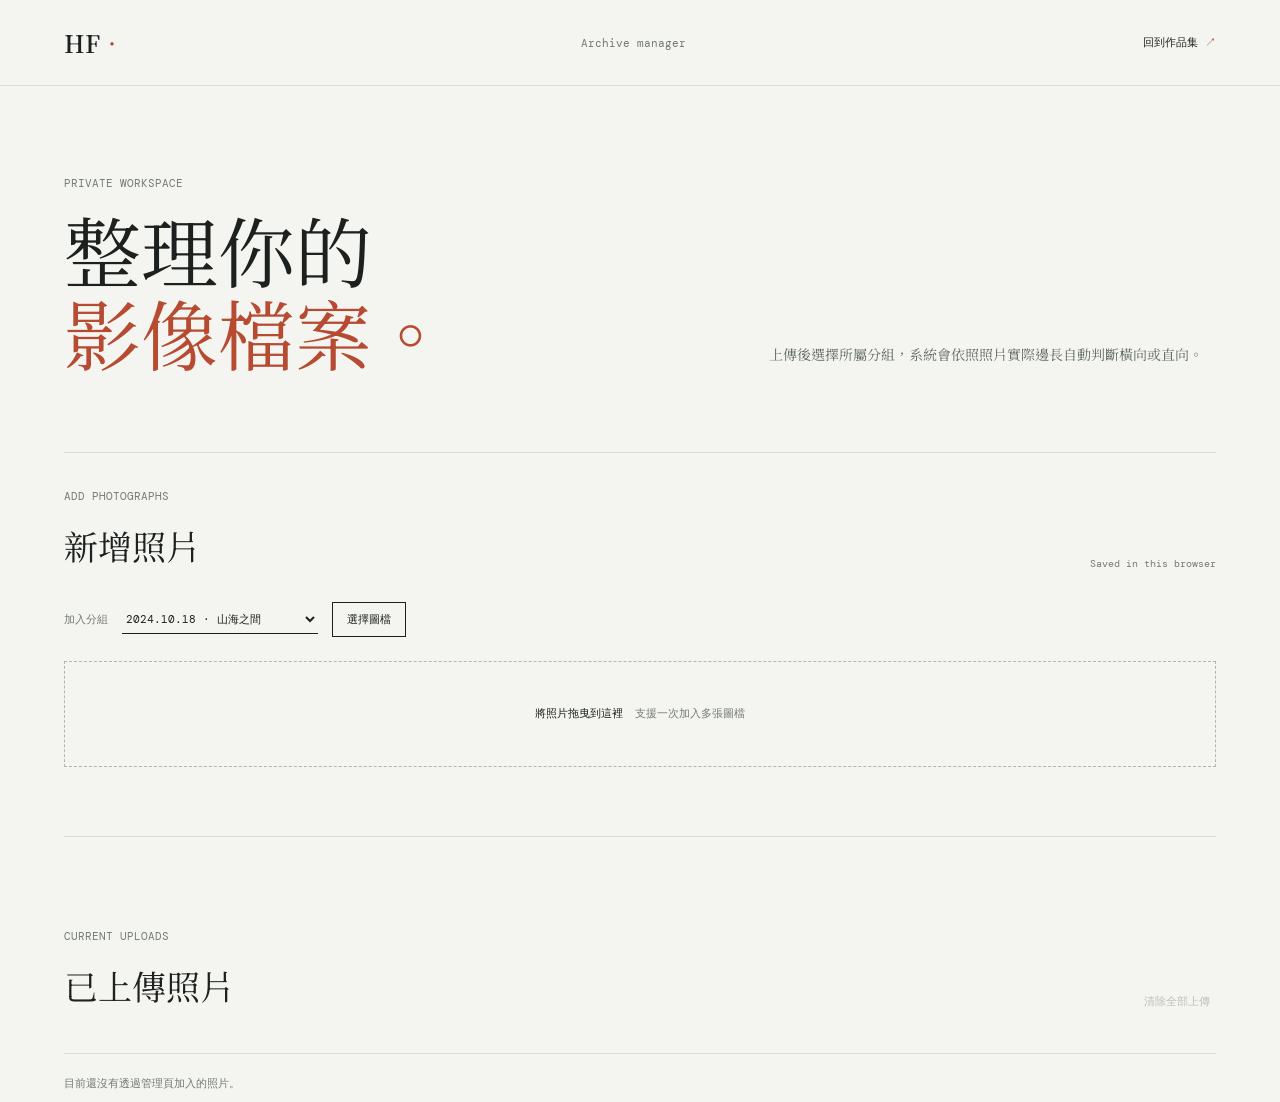
<file: backend.html>
<!doctype html>
<html lang="zh-Hant">
<head>
  <meta charset="UTF-8" />
  <meta name="viewport" content="width=device-width, initial-scale=1.0" />
  <meta name="robots" content="noindex, nofollow" />
  <title>HO FAN — Archive manager</title>
  <link rel="preconnect" href="https://fonts.googleapis.com" />
  <link rel="preconnect" href="https://fonts.gstatic.com" crossorigin />
  <link href="https://fonts.googleapis.com/css2?family=DM+Mono:wght@400;500&family=Manrope:wght@400;500;600;700&family=Noto+Serif+TC:wght@400;500;600&display=swap" rel="stylesheet" />
  <link rel="stylesheet" href="styles.css" />
</head>
<body class="backend-page">
  <header class="site-header">
    <a class="brand" href="index.html" aria-label="回到公開作品集">HF<span>．</span></a>
    <p class="backend-label">Archive manager</p>
    <a class="header-contact" href="index.html">回到作品集 <span>↗</span></a>
  </header>

  <main class="backend-main">
    <section class="backend-intro">
      <div>
        <p class="eyebrow">Private workspace</p>
        <h1>整理你的<br /><em>影像檔案。</em></h1>
      </div>
      <p class="intro-copy">上傳後選擇所屬分組，系統會依照照片實際邊長自動判斷橫向或直向。</p>
    </section>

    <section class="manager-panel" aria-labelledby="upload-title">
      <div class="manager-panel-heading">
        <div><p class="eyebrow">Add photographs</p><h2 id="upload-title">新增照片</h2></div>
        <span class="storage-note">Saved in this browser</span>
      </div>
      <div class="manager-controls">
        <label for="upload-group">加入分組</label>
        <select id="upload-group">
          <option value="2024">2024.10.18 · 山海之間</option>
          <option value="2023">2023.06.03 · 夏日肖像日</option>
          <option value="2022">2022.08.21 · 城市夜行</option>
          <option value="2021">2021.11.27 · 台北散步節</option>
          <option value="2020">2020.03.14 · 春日田野</option>
        </select>
        <label class="manager-button" for="photo-input">選擇圖檔</label>
        <input id="photo-input" type="file" accept="image/*" multiple hidden />
      </div>
      <div id="drop-zone" class="manager-drop-zone" tabindex="0" role="button" aria-controls="photo-input">
        <strong>將照片拖曳到這裡</strong><span>支援一次加入多張圖檔</span>
      </div>
      <p id="upload-status" class="manager-status" aria-live="polite"></p>
    </section>

    <section class="manager-library" aria-labelledby="library-title">
      <div class="manager-library-heading">
        <div><p class="eyebrow">Current uploads</p><h2 id="library-title">已上傳照片</h2></div>
        <button id="clear-uploads" class="clear-button" type="button">清除全部上傳</button>
      </div>
      <div id="upload-library" class="upload-library"></div>
      <p id="empty-library" class="empty-library">目前還沒有透過管理頁加入的照片。</p>
    </section>
  </main>

  <script src="backend.js"></script>
</body>
</html>
</file>
<file: styles.css>
:root{--ink:#1c211f;--muted:#737a75;--line:#d7dcd7;--paper:#f4f5f0;--accent:#b64b32}*{box-sizing:border-box}html{scroll-behavior:smooth}body{margin:0;background:var(--paper);color:var(--ink);font-family:Manrope,"Noto Sans TC",sans-serif;font-size:15px}a{color:inherit;text-decoration:none}.site-header{height:86px;border-bottom:1px solid var(--line);display:flex;align-items:center;justify-content:space-between;padding:0 5vw;position:sticky;top:0;background:rgba(244,245,240,.94);backdrop-filter:blur(12px);z-index:5}.brand{font:600 24px/1 "Noto Serif TC",serif}.brand span{color:var(--accent)}.main-nav{display:flex;gap:36px;margin-left:10%}.nav-link{font:500 12px "DM Mono",monospace;color:var(--muted)}.nav-link span{font-size:10px;margin-left:6px;color:#a3aaa5}.nav-link.active,.nav-link:hover{color:var(--ink)}.nav-link.active:before{content:"";display:inline-block;width:5px;height:5px;border-radius:50%;background:var(--accent);margin:0 8px 2px 0}.header-contact{font:500 11px "DM Mono",monospace}.header-contact span,.contact-list a{color:var(--accent)}.page{max-width:1400px;margin:auto;padding:90px 5vw 0}.work-intro{display:flex;justify-content:space-between;align-items:end;margin-bottom:76px}.eyebrow{font:11px "DM Mono",monospace;text-transform:uppercase;color:var(--muted);margin:0 0 18px}.work-intro h1,.about-heading h1{font:400 clamp(44px,6vw,82px)/1.08 "Noto Serif TC",serif;margin:0}.work-intro em,.about-heading em{font-style:normal;color:var(--accent)}.intro-copy{font:14px/1.8 "Noto Serif TC",serif;color:#636a65;margin:0 1vw 7px 0}.feature-grid{display:grid;grid-template-columns:1.6fr 1fr;gap:24px}.feature-card,.archive-card{display:block}.image-wrap{overflow:hidden;background:#ddd}.feature-main .image-wrap{aspect-ratio:1.5}.feature-side{margin-top:100px}.feature-side .image-wrap{aspect-ratio:.83}.feature-card img,.archive-card img,.portrait-frame img{width:100%;height:100%;object-fit:cover;display:block;filter:saturate(.78);transition:transform .65s,filter .4s}.feature-card:hover img,.archive-card:hover img{transform:scale(1.035);filter:saturate(1)}.card-meta,.archive-card span{display:flex;justify-content:space-between;font:10px "DM Mono",monospace;color:var(--muted);padding-top:12px}.archive-heading{border-top:1px solid var(--line);margin-top:130px;padding:42px 0 36px;display:flex;justify-content:space-between;align-items:end}.archive-heading h2,.experience h2{font:400 34px "Noto Serif TC",serif;margin:0}.filters{display:flex;gap:23px}.filter{border:0;background:none;color:#929a94;font:11px "DM Mono",monospace;padding:0;cursor:pointer}.filter.active,.filter:hover{color:var(--accent)}.archive-groups{display:flex;flex-direction:column;gap:82px}.group-label{display:flex;align-items:baseline;gap:18px;border-bottom:1px solid var(--line);padding-bottom:15px;margin-bottom:22px}.group-label strong{font:400 23px "Noto Serif TC",serif}.group-label span{font:10px "DM Mono",monospace;color:var(--muted)}.archive-row{display:flex;gap:20px;overflow-x:auto;overscroll-behavior-x:contain;scroll-snap-type:x proximity;padding:0 0 18px;cursor:grab;scrollbar-width:thin;scrollbar-color:#b8bfba transparent}.archive-row:active{cursor:grabbing}.archive-row::-webkit-scrollbar{height:3px}.archive-row::-webkit-scrollbar-thumb{background:#b8bfba}.archive-card{flex:0 0 min(32vw,385px);scroll-snap-align:start}.archive-card img{aspect-ratio:1.25}.site-footer{border-top:1px solid var(--line);margin-top:120px;padding:24px 0 32px;display:flex;justify-content:space-between;font:10px "DM Mono",monospace;color:var(--muted)}.site-footer a{color:var(--accent)}[hidden]{display:none!important}.about-page{padding-top:100px}.about-hero{display:grid;grid-template-columns:minmax(280px,480px) 1fr;gap:clamp(40px,11vw,170px);align-items:end}.portrait-frame{aspect-ratio:.78;overflow:hidden}.portrait-frame img{filter:grayscale(.15)}.about-heading{padding-bottom:24px}.about-details{display:grid;grid-template-columns:1.5fr 1fr;gap:20%;padding:110px 0 130px;max-width:950px;margin-left:34%}.about-statement{font:19px/1.85 "Noto Serif TC",serif}.about-statement p{margin:0 0 22px}.contact-list{display:flex;flex-direction:column;align-items:flex-start;gap:11px;font:11px "DM Mono",monospace}.experience{border-top:1px solid var(--line);padding:42px 0 0;display:grid;grid-template-columns:1fr 2fr;gap:50px}.timeline>div{border-bottom:1px solid var(--line);padding:0 0 22px;margin-bottom:22px;display:grid;grid-template-columns:1fr 1.35fr 1fr;gap:20px;align-items:baseline;font:11px "DM Mono",monospace}.timeline span,.timeline p{color:var(--muted)}.timeline p{margin:0}.timeline strong{font-weight:500}@media(max-width:700px){.site-header{height:70px;padding:0 6vw}.main-nav{gap:17px;margin-left:0}.header-contact{font-size:0}.header-contact span{font-size:16px}.page{padding:65px 6vw 0}.work-intro{display:block;margin-bottom:50px}.intro-copy{margin-top:28px}.feature-grid{display:block}.feature-side{margin-top:55px}.archive-heading{margin-top:90px;display:block}.filters{margin-top:28px;gap:18px}.archive-groups{gap:62px}.group-label{justify-content:space-between}.group-label span{font-size:9px}.archive-card{flex-basis:78vw}.site-footer{gap:12px;flex-wrap:wrap;margin-top:70px}.site-footer span:nth-child(2){display:none}.about-page{padding-top:65px}.about-hero{display:flex;flex-direction:column-reverse;align-items:stretch;gap:40px}.portrait-frame{width:75%;margin-left:auto}.about-details{display:block;padding:70px 0 80px;margin:0}.contact-list{margin-top:55px}.experience{display:block}.experience-title{margin-bottom:45px}.timeline>div{grid-template-columns:1fr 1.3fr}.timeline p{grid-column:2}.about-heading h1{font-size:58px}}
/* Keep archive photos at their natural 2:3 or 3:2 proportions. */
.archive-row{display:grid;grid-template-columns:repeat(4,minmax(0,1fr));gap:34px 20px;align-items:start;overflow:visible;padding-bottom:0;cursor:default}
.archive-card{min-width:0;flex:none}
.archive-card img{height:auto;aspect-ratio:auto;object-fit:contain;background:#e4e7e2}
@media(max-width:900px){.archive-row{grid-template-columns:repeat(3,minmax(0,1fr))}}
@media(max-width:700px){.archive-row{grid-template-columns:repeat(2,minmax(0,1fr));gap:28px 12px}}

.backend-page{min-height:100vh}.backend-label{font:11px "DM Mono",monospace;color:var(--muted);margin:0}.backend-main{max-width:1400px;margin:auto;padding:90px 5vw 0}.backend-intro{display:flex;justify-content:space-between;align-items:end;margin-bottom:78px}.backend-intro h1{font:400 clamp(44px,6vw,82px)/1.08 "Noto Serif TC",serif;margin:0}.backend-intro em{font-style:normal;color:var(--accent)}.manager-panel{border-top:1px solid var(--line);border-bottom:1px solid var(--line);padding:36px 0 40px}.manager-panel-heading,.manager-library-heading{display:flex;justify-content:space-between;align-items:end}.manager-panel h2,.manager-library h2{font:400 34px "Noto Serif TC",serif;margin:0}.storage-note{font:10px "DM Mono",monospace;color:var(--muted)}.manager-controls{display:flex;align-items:center;gap:14px;margin-top:32px;font:11px "DM Mono",monospace}.manager-controls label:first-child{color:var(--muted)}.manager-controls select{border:0;border-bottom:1px solid var(--ink);background:transparent;color:var(--ink);padding:6px 30px 6px 0;font:11px "DM Mono",monospace}.manager-button{border:1px solid var(--ink);padding:9px 14px;cursor:pointer;transition:background .2s,color .2s}.manager-button:hover{background:var(--ink);color:var(--paper)}.manager-drop-zone{min-height:106px;border:1px dashed #aeb6b0;margin-top:24px;display:flex;align-items:center;justify-content:center;gap:12px;color:var(--muted);font:11px "DM Mono",monospace;cursor:pointer;transition:border-color .2s,background .2s}.manager-drop-zone strong{font-weight:500;color:var(--ink)}.manager-drop-zone:hover,.manager-drop-zone.is-dragging{border-color:var(--accent);background:rgba(182,75,50,.06)}.manager-status{min-height:1em;color:var(--accent);font:11px "DM Mono",monospace;margin:18px 0 0}.manager-library{padding-top:92px}.clear-button,.remove-upload{border:0;background:none;color:var(--accent);font:11px "DM Mono",monospace;cursor:pointer}.clear-button:disabled{color:#b9beb9;cursor:default}.upload-library{display:grid;grid-template-columns:repeat(4,minmax(0,1fr));gap:34px 20px;margin-top:32px}.upload-item{min-width:0}.upload-item img{width:100%;aspect-ratio:3 / 2;display:block;object-fit:cover;background:#e4e7e2}.upload-item.is-portrait img{aspect-ratio:2 / 3}.upload-item>div{display:flex;flex-direction:column;gap:7px;padding-top:12px}.upload-item strong{font:11px "DM Mono",monospace;white-space:nowrap;overflow:hidden;text-overflow:ellipsis}.upload-item span{font:10px "DM Mono",monospace;color:var(--muted)}.remove-upload{padding:0;margin-top:11px}.empty-library{border-top:1px solid var(--line);padding-top:22px;color:var(--muted);font:11px "DM Mono",monospace}
@media(max-width:900px){.upload-library{grid-template-columns:repeat(3,minmax(0,1fr))}}
@media(max-width:700px){.backend-label{display:none}.backend-main{padding:65px 6vw 0}.backend-intro{display:block;margin-bottom:54px}.backend-intro .intro-copy{margin-top:28px}.manager-panel-heading,.manager-library-heading{display:block}.storage-note{display:block;margin-top:12px}.manager-controls{display:grid;grid-template-columns:auto 1fr;gap:12px}.manager-controls select{width:100%}.manager-button{grid-column:1 / -1;text-align:center}.manager-drop-zone{min-height:90px;flex-direction:column}.manager-library{padding-top:68px}.upload-library{grid-template-columns:repeat(2,minmax(0,1fr));gap:28px 12px}.clear-button{display:block;margin-top:14px}}

.archive-card.uploaded-card.is-landscape img{aspect-ratio:3 / 2}.archive-card.uploaded-card.is-portrait img{aspect-ratio:2 / 3}

.work-page .feature-card,.work-page .archive-card,.work-page img{cursor:zoom-in}.lightbox-open{overflow:hidden}.photo-lightbox{position:fixed;inset:0;z-index:20;display:flex;align-items:center;justify-content:center;padding:clamp(18px,4vw,52px);background:rgba(28,33,31,.86);opacity:0;pointer-events:none;transition:opacity .25s ease;cursor:zoom-out}.photo-lightbox.is-open{opacity:1;pointer-events:auto}.lightbox-frame{width:min(1180px,100%);margin:0;display:flex;flex-direction:column;align-items:center;gap:14px}.lightbox-image{max-width:100%;max-height:82vh;object-fit:contain;display:block;background:#111;box-shadow:0 22px 60px rgba(0,0,0,.35);cursor:default}.lightbox-caption{font:11px "DM Mono",monospace;color:#f4f5f0;text-align:center}.lightbox-close{position:absolute;top:22px;right:24px;width:42px;height:42px;border:1px solid rgba(244,245,240,.55);border-radius:50%;background:rgba(28,33,31,.35);color:#f4f5f0;font:30px/1 Manrope,sans-serif;cursor:pointer;display:grid;place-items:center;padding:0 0 4px}.lightbox-close:hover,.lightbox-close:focus-visible{background:#f4f5f0;color:#1c211f;outline:0}
@media(max-width:700px){.photo-lightbox{padding:58px 14px 24px}.lightbox-image{max-height:78vh}.lightbox-close{top:12px;right:12px}}

.about-hero{grid-template-columns:minmax(340px,54%) 1fr;gap:clamp(36px,7vw,110px);align-items:start}.portrait-frame{width:min(100%,560px);max-height:76vh;aspect-ratio:2 / 3}.about-heading{padding-bottom:0;justify-self:start;margin-top:clamp(24px,7vh,64px);transform:translateY(clamp(-62px,-4.4vw,-36px))}.about-heading h1{display:block;font-size:clamp(36px,4.4vw,62px)}.about-heading h1 span,.about-heading h1 em{display:block;writing-mode:horizontal-tb;text-orientation:mixed;line-height:1.08}.about-heading h1 em{margin-top:10px;margin-left:1.15em}.about-heading .about-statement{max-width:430px;margin-top:1.5em;font:16px/1.9 "Noto Serif TC",serif}.about-heading .contact-list{margin-top:clamp(28px,4vw,46px)}.experience{margin-top:clamp(56px,8vw,100px);padding-top:clamp(34px,4.4vw,62px)}

/* Use only the two intended photo formats throughout the portfolio. */
.feature-main .image-wrap{aspect-ratio:3 / 2}
.feature-side .image-wrap{aspect-ratio:2 / 3}
.portrait-frame{aspect-ratio:2 / 3}
@media(max-width:700px){.portrait-frame{width:75%;max-height:none}}
.archive-card img{height:auto;aspect-ratio:3 / 2;object-fit:cover}
.archive-card:nth-child(even) img{aspect-ratio:2 / 3}

/* Row-major masonry: later photos can rise into the space below a landscape image. */
.archive-row{display:grid;grid-template-columns:repeat(4,minmax(0,1fr));grid-auto-rows:8px;gap:20px;align-items:start;column-count:initial}
.archive-row .archive-card{display:block;width:auto;margin:0;break-inside:initial;min-width:0}
@media(max-width:900px){.archive-row{grid-template-columns:repeat(3,minmax(0,1fr))}}
@media(max-width:700px){.archive-row{grid-template-columns:repeat(2,minmax(0,1fr));gap:12px}}
</file>
